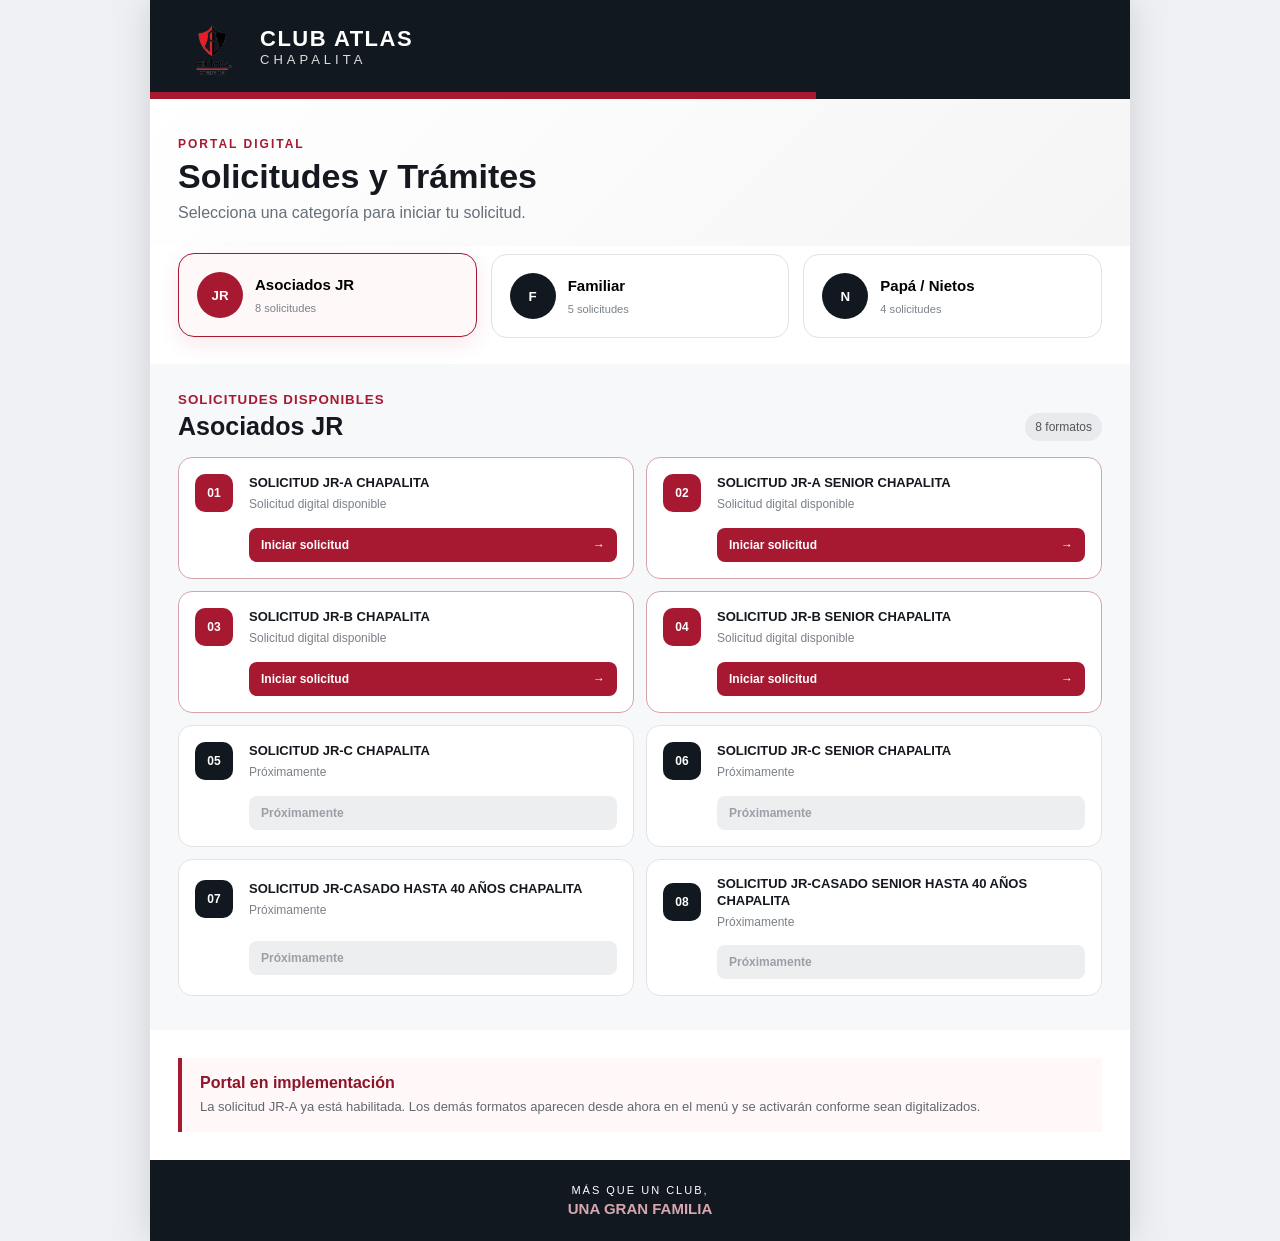
<file: index.html>
<!doctype html>
<html lang="es">
<head>
<meta charset="utf-8">
<meta name="viewport" content="width=device-width,initial-scale=1">
<meta name="theme-color" content="#111820">
<title>Solicitudes y Trámites Digitales | Club Atlas Chapalita</title>
<link rel="stylesheet" href="portal.css">
</head>
<body>
<main class="portal">
  <header class="brand">
    <img src="atlas-logo.png" alt="Club Atlas Chapalita">
    <div><strong>CLUB ATLAS</strong><span>CHAPALITA</span></div>
  </header>
  <div class="ribbons"><i></i><b></b></div>

  <section class="hero">
    <p>PORTAL DIGITAL</p>
    <h1>Solicitudes y Trámites</h1>
    <span>Selecciona una categoría para iniciar tu solicitud.</span>
  </section>

  <section class="categories" aria-label="Categorías">
    <button class="category active" data-cat="jrs"><span class="ico">JR</span><strong>Asociados JR</strong><small>8 solicitudes</small></button>
    <button class="category" data-cat="familiar"><span class="ico">F</span><strong>Familiar</strong><small>5 solicitudes</small></button>
    <button class="category" data-cat="papas"><span class="ico">N</span><strong>Papá / Nietos</strong><small>4 solicitudes</small></button>
  </section>

  <section class="catalog">
    <div class="catalog-head"><div><small>SOLICITUDES DISPONIBLES</small><h2 id="categoryTitle">Asociados JR</h2></div><span id="categoryCount">8 formatos</span></div>
    <div id="cards" class="cards"></div>
  </section>

  <section class="notice">
    <strong>Portal en implementación</strong>
    <p>La solicitud JR-A ya está habilitada. Los demás formatos aparecen desde ahora en el menú y se activarán conforme sean digitalizados.</p>
  </section>

  <footer><span>MÁS QUE UN CLUB,</span><strong>UNA GRAN FAMILIA</strong></footer>
</main>
<script src="portal.js"></script>
</body>
</html>
</file>
<file: portal.css>
*{box-sizing:border-box}body{margin:0;background:#eef0f3;font-family:Arial,Helvetica,sans-serif;color:#15191f}.portal{max-width:980px;margin:auto;min-height:100vh;background:#fff;box-shadow:0 0 35px #0002}.brand{height:92px;background:#111820;color:#fff;display:flex;align-items:center;padding:12px 28px;gap:16px}.brand img{width:66px;height:66px;object-fit:contain}.brand div{display:flex;flex-direction:column}.brand strong{font-size:22px;letter-spacing:1.5px}.brand span{font-size:13px;letter-spacing:4px;color:#ddd}.ribbons{height:7px;display:flex}.ribbons i{width:68%;background:#a71930}.ribbons b{flex:1;background:#111820}.hero{padding:38px 28px 24px;background:linear-gradient(135deg,#fff,#f5f5f6)}.hero p{margin:0 0 6px;color:#a71930;font-size:12px;font-weight:900;letter-spacing:2px}.hero h1{font-size:34px;margin:0 0 8px}.hero span{color:#66707a}.categories{padding:8px 28px 26px;display:grid;grid-template-columns:repeat(3,1fr);gap:14px}.category{border:1px solid #dfe2e6;background:#fff;border-radius:16px;padding:18px;text-align:left;cursor:pointer;display:grid;grid-template-columns:46px 1fr;column-gap:12px;align-items:center;transition:.2s}.category:hover,.category.active{border-color:#a71930;box-shadow:0 7px 22px #a7193018;transform:translateY(-1px)}.category.active{background:#fff8f9}.category .ico{grid-row:1/3;width:46px;height:46px;border-radius:50%;display:grid;place-items:center;background:#111820;color:#fff;font-weight:900}.category.active .ico{background:#a71930}.category strong{font-size:15px}.category small{color:#7b8289}.catalog{padding:26px 28px 34px;background:#f7f8fa}.catalog-head{display:flex;justify-content:space-between;align-items:end;margin-bottom:16px}.catalog-head small{color:#a71930;font-weight:900;letter-spacing:1px}.catalog-head h2{margin:4px 0 0;font-size:25px}.catalog-head>span{font-size:12px;background:#e8eaed;padding:7px 10px;border-radius:99px;color:#555}.cards{display:grid;grid-template-columns:1fr 1fr;gap:12px}.card{background:#fff;border:1px solid #e1e3e6;border-radius:14px;padding:16px;display:grid;grid-template-columns:42px 1fr;gap:12px;align-items:center}.num{width:38px;height:38px;border-radius:10px;background:#111820;color:#fff;display:grid;place-items:center;font-weight:800;font-size:12px}.enabled{border-color:#d5a2aa}.enabled .num{background:#a71930}.cardtext h3{font-size:13px;margin:0 0 5px;line-height:1.3}.cardtext p{font-size:12px;margin:0;color:#7a8188}.card a,.card button{grid-column:2;margin-top:4px;border:0;border-radius:8px;padding:10px 12px;font-weight:800;font-size:12px;text-decoration:none}.card a{background:#a71930;color:#fff;display:flex;justify-content:space-between}.card button{background:#eceef0;color:#9aa0a6;text-align:left}.notice{margin:28px;border-left:4px solid #a71930;background:#fff7f8;padding:16px 18px}.notice strong{color:#8e1428}.notice p{margin:5px 0 0;color:#616970;font-size:13px;line-height:1.5}footer{background:#111820;color:#fff;text-align:center;padding:24px}footer span,footer strong{display:block}footer span{font-size:11px;letter-spacing:2px}footer strong{margin-top:4px;font-size:15px;color:#d7a6ae}@media(max-width:680px){body{background:#fff}.portal{box-shadow:none}.brand{height:78px;padding:10px 18px}.brand img{width:56px;height:56px}.brand strong{font-size:18px}.hero{padding:28px 18px 20px}.hero h1{font-size:27px}.categories{padding:5px 18px 22px;grid-template-columns:1fr}.category{padding:13px 15px}.catalog{padding:22px 18px 30px}.cards{grid-template-columns:1fr}.catalog-head h2{font-size:22px}.notice{margin:22px 18px}}
</file>
